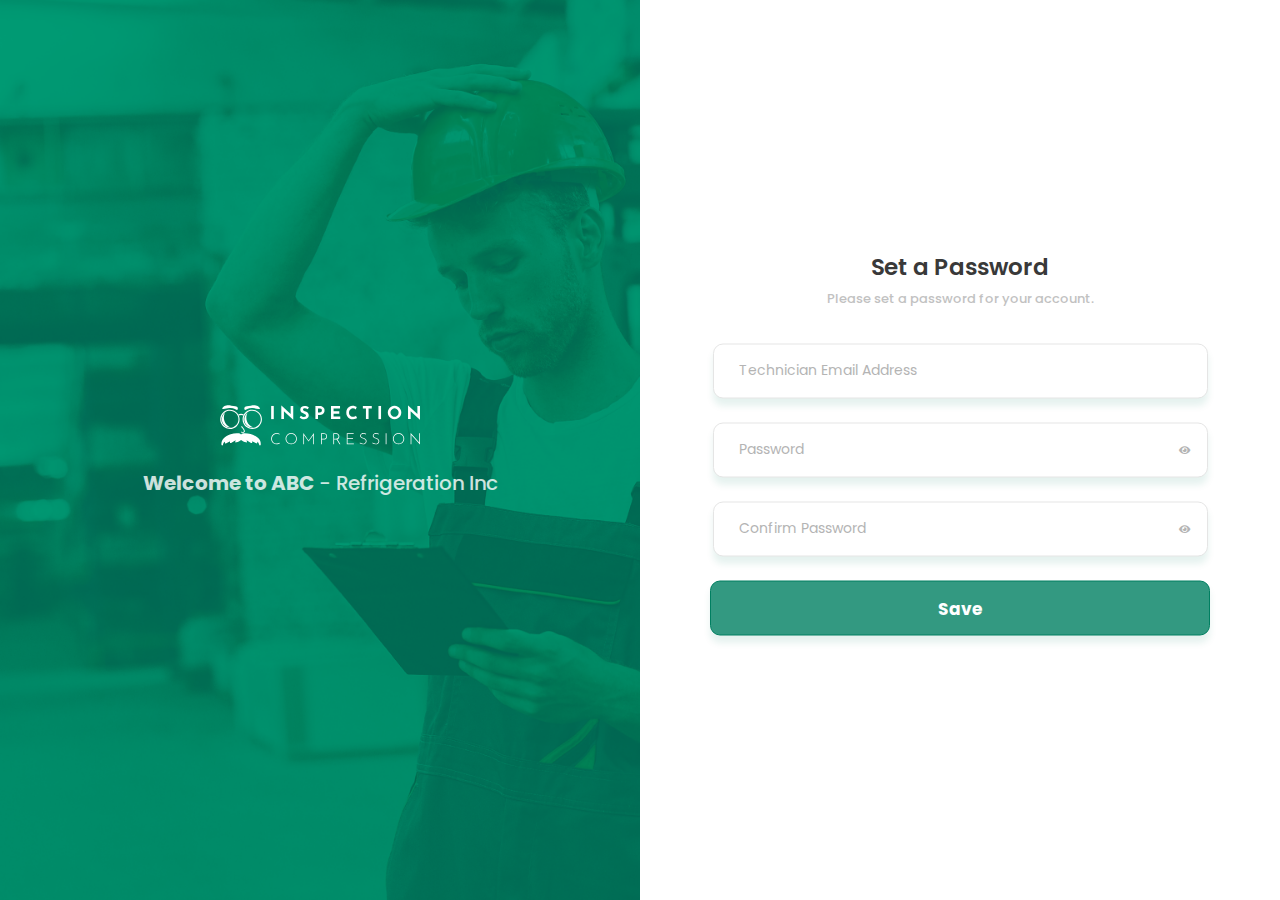
<file: login.html>
<!DOCTYPE html>
<!DOCTYPE html>
<html lang="en">
   <head>
      <title> IC </title>
      <meta charset="utf-8">
      <meta http-equiv="X-UA-Compatible" content="IE=edge">
      <meta name="viewport" content="width=device-width, initial-scale=1">
      <meta name="" content="">
      <link rel="stylesheet" href="css/bootstrap.min.css">
      <link rel="stylesheet" href="css/bootstrap-grid.min.css">
      <link rel="stylesheet" href="css/bootstrap-reboot.min.css">
      <link rel="stylesheet" href="css/fontawesome.min.css">
      <link rel="stylesheet" href="css/brands.css">
      <link rel="stylesheet" href="css/regular.css">
      <link rel="stylesheet" href="css/solid.css">
      <link rel="stylesheet" href="css/svg-with-js.css">
      <link rel="stylesheet" href="css/sidemenu.css">
      <link rel="stylesheet" href="css/style.css">
   <body>

<!-- Set Password screen design -->
<div class="container-fluid no-gutters-spacing"> 
      <div class="login-parent-common"> 
         <div class="card login-card">
            <div class="row no-gutters">
              <div class="col-md-6 left-pnl-div-img">
                 <div class="left-pnl-img-cart"> 
                     <img src="img/login-screen.png" alt="login" class="login-card-img">
                     <div class="logo-pnl-inside"> 
                        <div class="logo-main"> 
                           <a href="#">
                            <img src="img/Logo.svg" alt="">
                           </a>
                        </div>
                        <h3>  <strong> Welcome to ABC </strong> - Refrigeration Inc </h3>
                     </div>
                 </div>
              </div>
              <div class="col-md-6 right-pnl-div-img">
                <div class="card-body form-parent">
                  <p class="login-card-description">Set a Password</p>
                  <P class="password-hint">Please set a password for your account.</P>
                  <form action="" class="cmn-form-field-parent" novalidate>
             
                     <!-- cmn -->
                     <!-- 
                     <div class="user-input-wrp">
                        <br>
                       <input type="email" name="email" class="inputText"/>
                       <span class="floating-label">Technician Email Address</span>
                     </div>
                     -->

                       <div class="text-field form-group">
                             <input type="email" class="form-control" id="email-field" > 
                              <label class="">Technician Email Address</label>
                              <span class="error-message-visible" style="display: none;"> 
                                 Incorrect Email Address
                              </span> 
                          </div>

                     <div class="text-field form-group passowrd-field-relative">
                        <input type="password" class="form-control" >
                              <label class="">Password</label>
                              <div class="password-visible-nonvisible-yes"> 
                                 <i class="fas fa-eye eye-open"  id="open-eyes-visible"></i>
                                 <i class="fas fa-eye-slash eye-close" id="close-eye-unvisible" style="display: none;"></i>
                              </div>
                          </div>
            
                          <div class="text-field form-group passowrd-field-relative">
                           <input type="password"  class="form-control" >
                           <label class="">Confirm Password</label>
                           <div class="password-visible-nonvisible-yes"> 
                              <i class="fas fa-eye eye-open"  id="open-eyes-visible"></i>
                              <i class="fas fa-eye-slash eye-close" id="close-eye-unvisible" style="display: none;"></i>
                           </div>
                       </div>
                          <!-- 
                        <div class="text-field form-group passowrd-field-relative">
                           <input type="password" name="password" id="password" class="form-control">
                           <label class="floating-label">Confirm Password</label>
                           <div class="password-visible-nonvisible-yes"> 
                              <i class="fas fa-eye eye-open"  id="open-eyes-visible"></i>
                              <i class="fas fa-eye-slash eye-close" id="close-eye-unvisible" style="display: none;"></i>
                           </div>
                       </div>
                    -->
                     <!-- end -->


                      <input name="save" id="save" class="btn btn-block login-btn mb-4" type="submit" value="Save">
                    </form>
                  <!--  <a href="#!" class="forgot-password-link">Forgot password?</a> --> 
                   <!--<p class="login-card-footer-text">Don't have an account? <a href="#!" class="text-reset">Register here</a></p>
                    <nav class="login-card-footer-nav">
                      <a href="#!">Terms of use.</a>
                      <a href="#!">Privacy policy</a>
                    </nav>
                    --> 
                </div>
              </div>
            </div>
          </div>
      </div>
</div>


<!-- end -->

<!-- end -->
<script src="js/jquery.min.js"></script>
<script src="js/bootstrap.min.js"></script>


<script> 
$('#email-field').on('keypress', function() {
    var re = /([A-Z0-9a-z_-][^@])+?@[^$#<>?]+?\.[\w]{2,4}/.test(this.value);
    if(!re) {
        $('.error-message-visible').show();
    } else {
        $('.error-message-visible').hide();
    }
});
</script>

   </body>
</html>
</file>
<file: css/style.css>
@import url('https://fonts.googleapis.com/css2?family=Poppins:ital,wght@0,100;0,200;0,300;0,400;0,500;0,600;0,700;0,800;1,200;1,500;1,700;1,800&display=swap');
* {
	margin: 0;
	padding: 0;
	text-decoration: none !important;
	list-style: none;
}

.clearfix:after {
	visibility: hidden;
	display: block;
	clear: both;
	content: ".";
}

body {
	font-family: Poppins;
	font-style: normal;
	color: #393939;
	background: #F5F5F5 !important;
}

p{
	font-style: normal;
    font-weight: normal;
    font-size: 14px;
    line-height: normal;
    color: #393939;
}

/* COMMON CSS START HERE **/

img {
	-webkit-touch-callout: none;
	/* iOS Safari */
	-webkit-user-select: none;
	/* Chrome/Safari/Opera */
	-khtml-user-select: none;
	/* Konqueror */
	-moz-user-select: none;
	/* Firefox */
	-ms-user-select: none;
	/* Internet Explorer/Edge*/
	user-select: none;
	/* Non-prefixed version, currently */
	-webkit-user-drag: none;
	-khtml-user-drag: none;
	-moz-user-drag: none;
	-o-user-drag: none;
}

h1,
h2,
h3,
h4,
h4,
h6,
p,
a,
button,
div {
	font-family: Poppins;
	font-style: normal;
	color: #393939;
}

.container-fluid {
	padding: 0;
}

h1 {}

h2 {}

h3 {}

h4 {}

h5 {}

h6 {}

h1,
h2,
h3,
h4,
h4,
h6,
p {
	margin: 0;
}

.mglr-0 {
	margin-left: 0;
	margin-right: 0;
}

.pdlr-0 {
	padding-left: 0;
	padding-right: 0;
}

.mgl-30 {
	margin-left: 30px;
}

.pdl-30 {
	padding-left: 30px;
}

.mgl-40 {
	margin-left: 40px;
}

.pdl-40 {
	padding-left: 40px;
}

.mgt-5 {
	margin-top: 5px;
}

.mgt-10 {
	margin-top: 10px;
}

.mgt-15 {
	margin-top: 10px;
}

.mgt-20 {
	margin-top: 20px;
}

.mgt-25 {
	margin-top: 25px;
}

.mgt-30 {
	margin-top: 30px;
}

.mgt-35 {
	margin-top: 35px;
}

.pdt-5 {
	padding-top: 5px;
}

.pdt-10 {
	padding-top: 10px;
}

.pdt-15 {
	padding-top: 10px;
}

.pdt-20 {
	padding-top: 20px;
}

.pdt-25 {
	padding-top: 25px;
}

.pdt-30 {
	padding-top: 30px;
}

.pdt-35 {
	padding-top: 35px;
}

.pdr-0 {
	padding-right: 0 !important;
}

.pdl-0 {
	padding-left: 0 !important;
}

.form-common {}

button:focus {
	outline: 0 !important;
	box-shadow: none !important;
}
.btn-check:focus + .btn, .btn:focus{
	outline: 0 !important;
	box-shadow: none !important;
}

textarea {
	overflow: auto;
	resize: none;
	border: 1px solid #E2DADA;
	box-sizing: border-box;
	border-radius: 6px;
	width: 100%;
	height: 40px;
	padding: .375rem .75rem;
}

a {
	text-decoration: none;
}

a:hover {
	text-decoration: none;
}

ul {
	padding-left: 0;
}

.d-inline {
	display: inline-block;
}

.d-block {
	display: block;
}

.d-none {
	display: none;
}

.no-gutters-spacing {
	padding: 0 !important;
	margin: 0 !important;
}

.table {}

.form-control {
	background: #FFFFFF;
	border: 1px solid #E2DADA !important;
	box-sizing: border-box;
	border-radius: 8px !important;
	min-height: 40px;
	margin-bottom: 24px;
}

select {
	width: 100%;
	padding: .375rem .75rem;
	background: #FFFFFF;
	border: 1px solid #E2DADA !important;
	box-sizing: border-box;
	border-radius: 8px !important;
	min-height: 40px;
	margin-bottom: 24px;
}

input[type=checkbox],
input[type=radio] {
	box-sizing: border-box;
	padding: 0;
	margin-right: 8px;
}

::-webkit-input-placeholder {
	font-style: normal;
	font-weight: normal;
	font-size: 14px;
	line-height: 16px;
	color: #DADADA;
}


/* Edge */

 ::-ms-input-placeholder {
	/* Internet Explorer */
	font-style: normal;
	font-weight: normal;
	font-size: 14px;
	line-height: 16px;
	color: #DADADA;
}

.form-control::placeholder {
	font-style: normal;
	font-weight: normal;
	font-size: 14px;
	line-height: 16px;
	color: #DADADA;
}

input[type="text"] {}

input[type="number"] {}

input[type="email"] {}

textarea:focus,
input:focus {
	outline: none !important;
}

.form-control:focus {
	color: #262626;
	background-color: #fff;
	border-color: transparent;
	outline: 0;
	box-shadow: none !important;
}


/* common css ends here */

::placeholder {
	/* Chrome, Firefox, Opera, Safari 10.1+ */
	color: #827f7f;
}

:-ms-input-placeholder {
	/* Internet Explorer 10-11 */
	color: #827f7f;
}

::-ms-input-placeholder {
	/* Microsoft Edge */
	color: #827f7f;
}


/** common Modal css here **/

.overflow-hidden-body{
	overflow: hidden;
}

.cmn-modal-parent{

}

.cmn-modal-dialog{

}

.cmn-modal-content{
    max-width: 500px;
    margin: auto;
    background: #fff;
    box-shadow: 0px 3px 15px rgb(0 0 0 / 15%);
    border-radius: 20px;
    border: none;
}

.cmn-modal-dialog.cmn-modal-dialog2{
	width: 700px;
}

.cmn-modal-content.cmn-modal-content2{
	max-width: 700px;
}

.cmn-modal-dialog.cmn-modal-dialog3{
	width: 850px;
}

.cmn-modal-content.cmn-modal-content3{
	max-width: 850px;

}

.notification-header{
	background: #F5F5F5;
border-radius: 20px;
padding: 20px;
}

.cmn-modal-header{
	border: none;
    padding: 0;
	position: relative;
}

.cmn-modal-header button span{
    margin-right: 20px;
    margin-top: 15px;
    font-size: 30px;
    opacity: 1;
    display: block;
}

.cmn-modal-header{

}

.cmn-modal-title{

}

.cmn-modal-body{
    padding: 20px 30px;
}
.cmn-modal-body2{
    padding: 20px 10px;

}
.cmn-modal-body h2{
    font-style: normal;
    font-weight: 600;
    font-size: 16px;
    line-height: 36px;
    color: #393939;
    text-align: center;
}

.cmn-modal-body p{
	font-style: normal;
    font-weight: normal;
    font-size: 14px;
    line-height: normal;
    text-align: center;
    color: #393939;
    margin: 10px 0;
}

.cmn-modal-footer {
    border: none;
    text-align: center;
    padding: 15px 0;
	padding-top: 0;
}

.close-modal-btn{
    background: #FFE8E8;
    border: 1px solid #E51C23;
    box-sizing: border-box;
    border-radius: 10px;
    font-weight: 600;
    font-size: 16px;
    padding: 5px 34px;
    line-height: 37px;
    color: #E51C23;
	transition: all 0.2s ease-in;
	-webkit-transition: all 0.2s ease-in;
	-moz-transition: all 0.2s ease-in;
	-ms-transition: all 0.2s ease-in;
	-o-transition: all 0.2s ease-in;
	width: 128px;
}

.close-modal-btn:hover{
background: #E51C23;
border-color:#E51C23;
color: #fff;
}


.inline-switches{
display: inline-block;
vertical-align: middle;
}

.inline-switches .form-switch{
    padding-left: 0;
}

.inline-switches label{
	font-weight: 600;
	font-size: 18px;
	line-height: 37px;
	color: #393939;
	margin-right: 20px;
}

.inline-switches .form-switch .form-check-input {
    width: 55px;
    margin-left:0;
    height: 30px;
	float: right;
	cursor: pointer;
}

.inline-switches .form-check-input:checked {
    background-color: #007F61;
    border-color: #007F61;
}
.email-notification-switches{
    margin-right:60px;
}

.markall-read{
	display: inline-block;
	float: right;
}
.notification-header-inner{
	line-height: 0;
}
.markall-read span{
    font-weight: bold;
    font-size: 18px;
    line-height: 37px;
    text-decoration: underline !important;
    color: #007F61;
    cursor: pointer;
}

.view-inspection{
	font-size: 16px;
    display: inline-block;
    margin-top: 8px;
    padding: 8px 10px;
    font-style: normal;
    color: #007F61;
    transition: all 0.3s ease-in;
    -webkit-transition: all 0.3s ease-in;
    -moz-transition: all 0.3s ease-in;
    -ms-transition: all 0.3s ease-in;
    -o-transition: all 0.3s ease-in;
    font-weight: 600;
    background: #D9ECE7;
    border: 1px solid #007F61;
    box-sizing: border-box;
    width: 170px;
    display: block;
    text-align: center;
    border-radius: 10px;
}

.view-inspection:hover{
    background: #007F61;
    color: #fff;
}

.cmn-fascility-field-notify{

}

.cmn-fascility-field-notify img{

}

.fascility-form-parent {
    margin-top: 15px;
    padding: 0 15px;
}

.cmn-fascility-field-notify h4{
    font-size: 15px;
    color: #393939;
}
.separate-fascilty-notification {
    margin-bottom: 20px;
}
.cmn-fascility-field-notify img {
    width: 45px;
}	

.fascility-form-parent-inner h2{
text-align: left;
}

.separate-fascilty-notification p{
	text-align: left;
	color: #858585;
	margin: 0;
}

.action-modal-btn{
    background: #339981;
    border: 1px solid #007F61;
    box-sizing: border-box;
    border-radius: 10px;
    font-weight: 600;
    font-size: 16px;
    padding: 5px 34px;
    line-height: 37px;
    color: #fff;
    margin-left: 10px !important;
	width: 128px;
	transition: all 0.2s ease-in;
	-webkit-transition: all 0.2s ease-in;
	-moz-transition: all 0.2s ease-in;
	-ms-transition: all 0.2s ease-in;
	-o-transition: all 0.2s ease-in;
}

.action-modal-btn:hover{
    background: #007F61;
    color: #fff;
	border-color:#007F61;

}

.text-field-area-modal textarea{
    margin-bottom: 0;
    height: 130px;
	font-size: 15px;
}

.signature-field{
background: rgba(245, 245, 245, 0.5);
border: 1px solid #E5E5E5;
box-sizing: border-box;
border-radius: 12px;
height: 180px;

}

/* .cmn-modal-parent.fade:not(.show) {
    opacity: 1;
} */

/** end **/




/*login css statrt here */

.bounce-input-text {}

.text-field {
	position: relative;
	margin: 10px 2.5px 20px 2.5px;
}

.text-field input {
	color: #393939;
}

.text-field input:focus {
	border: thin solid #32cd32;
	border-bottom: solid medium #32cd32;
	background-color: #fff;
}

.text-field label {
	color: #B4B4B4;
	position: absolute;
	pointer-events: none;
	left: 26px;
	top: 16px;
	transition: 0.2s;
	font-size: 14px;
	font-weight:normal;
}

 .text-field input:focus~label{
	top: -10px;
	left: 15px;
	font-size: small;
	color: #B4B4B4;
	background-color: #fff;
	padding: 0 5px 0 5px;
}  

/* .text-field input:focus~label {
	top: -10px;
	left: 15px;
	font-size: small;
	color: #B4B4B4;
	background-color: #fff;
	padding: 0 5px 0 5px;
}  */



/** placeholder start bounce **/


/** placeholder check **/

.brand-wrapper {
	margin-bottom: 19px;
}

.brand-wrapper .logo {
	height: 37px;
}

.login-card {
	border: none;
	border-radius: 0;
}

.left-pnl-img-cart {
	height: 100vh;
	position: relative;
}

.logo-pnl-inside {
	position: absolute;
	top: 45%;
	left: 0;
	width: 100%;
	text-align: center;
}

.logo-main {}

.logo-main img {
	max-width: 200px;
}

.logo-pnl-inside h3 {
	color: #fff;
	margin-top: 25px;
	font-size: 20px;
	opacity: 0.8;
}

.tab-visible-logo {
	float: left;
	padding-top: 15px;
	margin-left: 320px;
	display: none;
}

.tab-visible-logo img {
	max-width: 160px;
	height: 100%;
	margin: auto;
}

.login-card-img {
	border-radius: 0;
	width: 100%;
	height: 100%;
	object-fit: cover;
}

.login-card .card-body {
    position: absolute;
    top: 50%;
    left: 50%;
    transform: translate(-50%, -50%);
    margin: auto;
    padding: 0;
}

.login-card-description {
	font-size: 23px;
	color: #393939;
	font-weight: 600;
	margin-bottom: 5px;
}

.login-card form {
	width: 500px;
	margin: auto;
}

.login-card form input {
	padding: 15px 50px 15px 25px;
	/* margin-bottom: 25px; */
	min-height: 55px;
	font-size: 15px;
	line-height: 15;
	font-weight: normal;
	box-sizing: border-box;
	box-shadow: 0px 7px 7px rgb(0 127 97 / 10%);
	border-radius: 10px !important;
	border: 1px solid #E5E5E5 !important;
}

.login-card .form-control::placeholder {
	color: #919aa3;
}

.close-menu-pnl-mobile-view {
	display: none;
}

.login-card .login-btn {
	padding: 13px 20px 12px;
	font-size: 17px;
	font-weight: bold;
	line-height: 20px;
	color: #fff;
	background: #339981;
	border: 1.5px solid #007F61 !important;
	box-sizing: border-box;
}

.error-message-visible {
	text-align: left;
	display: block;
	margin-top: -15px;
	font-size: 13px;
	padding-left: 10px;
	color: red;
	font-weight: 500;
}

.login-card .login-btn:hover {
	background: #3da78e;
	border: 1.5px solid #3da78e !important;
}

.login-card .forgot-password-link {
	font-size: 14px;
	color: #919aa3;
	margin-bottom: 12px;
}

.login-card-footer-text {
	font-size: 16px;
	color: #0d2366;
	margin-bottom: 60px;
}

.login-card-footer-nav a {
	font-size: 14px;
	color: #919aa3;
}

.footer-link {
	position: absolute;
	bottom: 1rem;
	text-align: center;
	width: 100%;
}

.form-parent {
	text-align: center;
}

.password-hint {
	font-weight: 500;
	font-size: 13px;
	line-height: normal;
	color: #858585;
	opacity: 0.5;
	margin-bottom: 35px;
}

.passowrd-field-relative {
	position: relative;
}

.password-visible-nonvisible-yes {
	position: absolute;
	right: 18px;
	top: 20px;
}

.password-visible-nonvisible-yes i {
	color: #B4B4B4;
	cursor: pointer;
}

.password-visible-nonvisible-yes i:hover {
	color: #339981;
}

.svg-icon-menu {}


/* .list-group-flush > .list-group-item.background-svg-home{
    background: url(../img/home\ white.svg) no-repeat;
    background-position: 40px 24px;
    background-size: 18px;
}

.list-group-flush > .list-group-item.background-svg-userprofile{
    background: url(../img/home\ white.svg) no-repeat;
    background-position: 40px 24px;
    background-size: 18px;
}

.list-group-flush > .list-group-item.background-svg-certification{
    background: url(../img/home\ white.svg) no-repeat;
    background-position: 40px 24px;
    background-size: 18px;
}

.list-group-flush > .list-group-item.background-svg-termsofuse{
    background: url(../img/home\ white.svg) no-repeat;
    background-position: 40px 24px;
    background-size: 18px;
}

.list-group-flush > .list-group-item.background-svg-privacypolicy{
    background: url(../img/home\ white.svg) no-repeat;
    background-position: 40px 24px;
    background-size: 18px;
}
.list-group-flush > .list-group-item.background-svg-support{
    background: url(../img/home\ white.svg) no-repeat;
    background-position: 40px 24px;
    background-size: 18px;
} */


/** end here **/

/** footer css here **/
.cmn-footer-section{
    display: block;
    background: #fff;
    padding:10px 0;
    position: fixed;
    width: 100%;
    z-index: 40;
    bottom: 0;
    right: 0;
}

.cmn-footer-section footer{
	margin-left: 335px;	
}


.cmn-footer-section footer p{
	display: inline-block;
	margin-top: 6px;
}

.retry-btn{
    float: right;
    font-size: 16px;
    display: inline-block;
    margin-right: 30px;
    padding: 6px 22px;
    font-style: normal;
    color: #fff;
    transition: all 0.3s ease-in;
    -webkit-transition: all 0.3s ease-in;
    -moz-transition: all 0.3s ease-in;
    -ms-transition: all 0.3s ease-in;
    -o-transition: all 0.3s ease-in;
    font-weight: 600;
    border: 1px solid #007F61;
    box-sizing: border-box;
    width: 120px;
    text-align: center;
	background: #007F61;
    border-radius: 10px;
}

.retry-btn:hover{
    background: #3ca78d;
    color: #fff;
    border-color: #3ca78d;
}


/** end **/


/**--------------------------------
-----------------------------------
			 Side Menu variation2 CSS Start Here 
------------------------------------
-------------------------------------*/

.sidemenu-bar-cmn {
	background: #007f61;
	position: fixed;
	z-index: 55;
	top: 0;
	left: 0;
}

.body-pnl-menu-bar-left {
	position: relative;
}

.right-menu-top-bar-relative {
	position: relative;
}

.sidebar-aprent {
	width: 300px;
}

.sidebar-heading-logo {
	background: #007F61;
	text-align: center;
	padding: 30px 0px !important;
	padding-bottom: 60px !important;
}

.sidebar-heading-logo img {
	max-width: 150px;
	height: 100%;
	margin: auto;
}

.sidebar-menu-listing {
	margin-left: 40px;
}

.sidebar-menu-listing a {
	font-style: normal;
	font-weight: 600;
	font-size: 14px;
	line-height: 27px;
	color: #A3CBC9 !important;
	padding: 18px 0 18px 34px !important;
	/* padding: 20px 0px 20px 82px !important; */
	display: block;
	border-radius: 45px 0 0 45px !important;
	margin-bottom: 5px;
}

.sidebar-menu-listing a span {
	font-weight: 600;
	font-size: 14px;
	line-height: 27px;
}

.sidebar-menu-listing a span svg {
	margin-right: 20px;
}

.sidebar-menu-listing a:hover {
	color: #fff !important;
	background: none !important;
}

.sidebar-menu-listing a:hover span svg {
	/* filter: invert(36%) sepia(53%) saturate(2618%) hue-rotate(126deg) brightness(80%) contrast(75%); */
	filter: brightness(0) invert(1);
}


/* 
.sidebar-menu-listing a:hover::before{
    content: '';
    position: absolute;
    top: -46px;
    right: -3px;
    background: url(../img/up.svg) no-repeat;
    width: 50px;
    height: 50px;
    z-index: 88;
	transition: all 0.3s ease-out;

} 


.sidebar-menu-listing a:hover::after{
    content: '';
    position: absolute;
    bottom: -49px;
    right: -4px;
    background: url(../img/down.svg) no-repeat;
    width: 50px;
    height: 50px;
    z-index: 88;
} */

.sidebar-menu-listing a.active-nav::before {
	content: '';
	position: absolute;
	top: -44px;
	right: -3px;
	background: url(../img/up.svg) no-repeat;
	width: 50px;
	height: 50px;
	z-index: 88;
}

.sidebar-menu-listing a.active-nav::after {
	content: '';
	position: absolute;
	bottom: -49px;
	right: -4px;
	background: url(../img/down.svg) no-repeat;
	width: 50px;
	height: 50px;
	z-index: 88;
}

.logout-btn-div {
    position: absolute;
    right: 40px;
    bottom: 10px;
}

.logout {
	background: none;
	border: 1px solid #fff;
	padding: 12px 50px;
	text-align: center;
	border-radius: 8px;
	color: #fff;
	font-size: 15px;
	font-weight: 600;
	transition: all 0.5s ease-in-out;
	-webkit-transition: all 0.5s ease-in-out;
	-moz-transition: all 0.5s ease-in-out;
	-ms-transition: all 0.5s ease-in-out;
	-o-transition: all 0.5s ease-in-out;
}

.logout i {
	margin-right: 12px;
}

.logout:hover {
	color: #007F61 !important;
	background: #F5F5F5 !important;
}

.togglebutton {
	color: #007f61;
	/* display: none; */
	background: none;
	border: none;
	font-size: 25px;
	padding: 0;
}

.togglebutton:hover {
	color: #079a78;
	outline: none;
}

.togglebutton:focus {
	outline: none;
	box-shadow: none;
}

.profile-bar-sec {
	float: right;
	padding-top: 10px;
	margin-right: 20px;
}

.profile-details {
	display: inline-block;
	vertical-align: middle;
}

.prfl-mail {
	margin-right: 40px;
}

.prfl-name {
	font-weight: 600;
	font-size: 14px;
	line-height: 27px;
	/* identical to box height */
	color: #000000;
	line-height: 12px;
}

.mailid {
	font-style: normal;
	font-weight: normal;
	font-size: 13px;
	line-height: 21px;
	/* identical to box height */
	color: #858585;
}

.navbar-default-bar {
	display: block;
	background: #fff;
	padding-bottom: 0;
	padding-top: 10px;
	position: fixed;
	width: 100%;
	z-index: 40;
}

.notification-bar {
	display: inline-block;
	vertical-align: middle;
}

.hamburger-pnl {
	float: left;
	padding-top: 15px;
	margin-left: 320px;
	display: none;
}

.circle-bar {
	background: #EBEBF7;
	width: 50px;
	height: 50px;
	text-align: center;
	line-height: 50px;
	border-radius: 50%;
	position: relative;
	font-size: 28px;
	color: #393939;
	cursor: pointer;
	transition: all 0.5s ease-in-out;
	-webkit-transition: all 0.5s ease-in-out;
	-moz-transition: all 0.5s ease-in-out;
	-ms-transition: all 0.5s ease-in-out;
	-o-transition: all 0.5s ease-in-out;
}

.circle-bar i {
	transition: all 0.5s ease-in-out;
	-webkit-transition: all 0.5s ease-in-out;
	-moz-transition: all 0.5s ease-in-out;
	-ms-transition: all 0.5s ease-in-out;
	-o-transition: all 0.5s ease-in-out;
}

.circle-bar:hover i {
	transform: scale(1.1);
	-webkit-transform: scale(1.1);
	-moz-transform: scale(1.1);
	-ms-transform: scale(1.1);
	-o-transform: scale(1.1);
}

.status-dot {
	display: block;
	width: 8px;
	height: 8px;
	background: red;
	position: absolute;
	right: 14px;
	top: 16px;
	border-radius: 50%;
}

.success-dot {}


/*end here variation2 side menu css */


/**--------------------------------------
-----------------------------------------
***/

.cmn-right-side-div-bar {
	padding: 20px 15px;
	margin-left: 325px;
	margin-top: 112px;
	margin-bottom:60px;
}

.right-menu-top-bar {
	width: 100%;
}

.top-menu-breadcrumb-backpage-heading-common {}

.breadcrumb-common-internal {
	float: left;
}

.breadcrumb-common {}

.breadcrumb-common .breadcrumb {
	background: none;
	margin-bottom: 5px;
}

.breadcrumb-common li {
	font-style: normal;
	font-weight: normal;
	font-size: 14px;
	line-height: 24px;
}

.breadcrumb-common li a {
	color: #858585;
}

.breadcrumb-common li.active a {
	color: #007F61 !important;
}

.breadcrumb-common li a:hover {
	color: #007F61 !important;
}

.home-heading-cart {
	font-style: normal;
	font-weight: bold;
	font-size: 22px;
	margin-top: 5px;
	color: #393939;
}

.terms-of-use-text{
	margin-bottom: 15px;
}

.backarrow-turnprevious-page {}

.go-back-arrow {
	float: right;
	background: #339981;
	border: 1px solid #007F61;
	box-sizing: border-box;
	border-radius: 10px;
	color: #fff;
	padding: 12px 14px;
	font-size: 16px;
	display: inline-block;
	margin-top: 8px;
	transition: all 0.3s ease-in;
	-webkit-transition: all 0.3s ease-in;
	-moz-transition: all 0.3s ease-in;
	-ms-transition: all 0.3s ease-in;
	-o-transition: all 0.3s ease-in;
	font-weight: 600;
	width: 144px;
    display: block;
    text-align: center;
}

.go-back-arrow img {
	padding-right: 10px;
}

.go-back-arrow:hover {
	background: #3ca78d;
	color: #fff;
	border-color: #3ca78d;
}

.information-btn {
	float: right;
	font-size: 16px;
	display: inline-block;
	margin-top: 8px;
	padding: 6px 22px;
	font-style: normal;
	color: #007F61;
	transition: all 0.3s ease-in;
	-webkit-transition: all 0.3s ease-in;
	-moz-transition: all 0.3s ease-in;
	-ms-transition: all 0.3s ease-in;
	-o-transition: all 0.3s ease-in;
	font-weight: 600;
	background: #D9ECE7;
	border: 1px solid #007F61;
	box-sizing: border-box;
	width: 175px;
    display: block;
    text-align: center;
	border-radius: 10px;
}

.add-certification {
	float: right;
	font-size: 16px;
	display: inline-block;
	margin-top: 8px;
	padding: 12px 22px;
	font-style: normal;
	color: #007F61;
	transition: all 0.3s ease-in;
	-webkit-transition: all 0.3s ease-in;
	-moz-transition: all 0.3s ease-in;
	-ms-transition: all 0.3s ease-in;
	-o-transition: all 0.3s ease-in;
	font-weight: 600;
	border: 1px solid #007F61;
	box-sizing: border-box;
	border-radius: 10px;
    background: #007F61;
    color: #fff;
	display: block;
    width: 202px;
    text-align: center;
}

.add-certification:hover{
    color: #fff;
	background: #339981;
    border: 1px solid #339981;
}

.home-heading-cart.home-heading-cart2{
	margin-top: 22px;
}
.information-btn i {
	margin-left: 5px;
}

.information-btn:hover {
	background: #007F61;
	color: #fff;
}

.information-btn svg{
	margin-left: 5px;
	max-width: 22px;
}

.information-btn:hover svg{
filter: brightness(0) invert(1);
}

.cart-common {}

.inner-tile {}

.inner-tile-common {
	background: #FFFFFF;
	box-shadow: 4px 5px 14px rgb(0 127 97 / 20%);
	border-radius: 15px;
	padding: 25px 25px;
	margin-bottom: 20px;
}

.main-title-tile {}

.view-document-page {
	font-style: normal;
	font-weight: 600;
	font-size: 14px;
	line-height: 24px;
	/* identical to box height */
	color: #007F61;
	display: block;
	padding-bottom: 15px;
	position: relative;
}

.view-document-page:hover {
	color: #09a27e;
}

.circle-arrow {
	display: inline-block;
	width: 25px;
	height: 25px;
	background: rgba(0, 127, 97, 0.15);
	border-radius: 50%;
	vertical-align: middle;
	margin-left: 30px;
}

.right-arrow-line {
	margin-left: 10px;
	position: absolute;
	margin-top: -1px;
	font-size: 20px;
}

.cart-details-desc {}

.cart-details-desc h3 {
	font-style: normal;
	font-weight: 600;
	font-size: 18px;
	color: #393939;
	margin-bottom: 5px;
}

.cart-details-desc p {
	font-style: normal;
	font-weight: normal;
	font-size: 15px;
	color: #858585;
	padding-bottom: 25px;
}

.cart-details-desc.cmn-dexcrip-details p {
	padding-bottom: 5px;
}

.cart-details-desc.cmn-dexcrip-details {
	padding-bottom: 20px;
}

.equipment-name {
	padding-bottom: 14px;
}

.equipment-text {
	color: #393939;
}

.action-btn-tile {}

.schedule-btn {
	background: #E5E5E5;
	border: 1px solid #000000;
	box-sizing: border-box;
	border-radius: 6px;
	padding: 7px 0px;
	font-style: normal;
	font-weight: 600;
	font-size: 14px;
	/* identical to box height */
	color: #393939;
	width: 48%;
	display: inline-block;
	text-align: center;
}

.numberof-shedule {
	display: inline-block;
	width: 20px;
	height: 20px;
	background: #393939;
	border-radius: 50%;
	color: #fff;
	line-height: 20px;
	font-size: 10px;
	vertical-align: middle;
	margin-left: 5px;
}

.overdue-btn {
	margin-left: 0px;
	background: rgba(229, 28, 35, 0.15);
	border: 1px solid #E51C23;
	box-sizing: border-box;
	border-radius: 6px;
	padding: 7px 0px;
	font-style: normal;
	font-weight: 600;
	font-size: 14px;
	width: 100%;
	/* identical to box height */
	color: #E51C23;
	margin-top: 10px;
	display: block;
	text-align: center;
}

.numberof-overdue {
	display: inline-block;
	width: 20px;
	height: 20px;
	background: #E51C23;
	border-radius: 50%;
	color: #fff;
	line-height: 20px;
	font-size: 10px;
	vertical-align: middle;
	margin-left: 5px;
	display: inline-block;
	text-align: center;
}

.completed-btn-action {}

.completed-btn {
	background: rgba(0, 127, 97, 0.15);
	border: 1px solid #007F61;
	box-sizing: border-box;
	border-radius: 6px;
	padding: 7px 15px;
	font-style: normal;
	font-weight: 600;
	font-size: 14px;
	/* identical to box height */
	color: #007F61;
	/* display: block; */
	width: 48%;
	margin-left: 6px;
	display: inline-block;
	text-align: center;
}

.completed-form {
	background: rgba(0, 127, 97, 0.15);
	border: 1px solid #007F61;
	box-sizing: border-box;
	border-radius: 6px;
	padding: 7px 15px;
	font-style: normal;
	font-weight: 600;
	font-size: 14px;
	/* identical to box height */
	color: #007F61;
	display: block;
	width: 100%;
	margin-top: 8px;
	text-align: center;
}

.schedule-btn:hover {
	color: #393939;
}

.completed-btn:hover {
	color: #068063;
}

.overdue-btn:hover {
	color: #e2252c;
}

.checked-clock-icon {
	padding-bottom: 10px !important;
}

.checked-clock-icon img {
	width: 18px;
	text-align: left;
	vertical-align: sub;
	margin-right: 8px;
}

.border-grey {
	border: 1px solid #E5E5E5;
	margin-top: -8px;
}

.overdue-by {
	font-style: normal;
	font-weight: normal;
	font-size: 15px;
	color: #858585;
	padding-bottom: 25px;
}

.remainingday-text {
	color: #E51C23;
}

.alarm-btn {
	background: #F5F5F5;
	border: 1px solid #F5F5F5;
	box-sizing: border-box;
	border-radius: 6px;
	padding: 7px 20px;
	display: inline-block;
	text-align: center;
}

.inspection-form {
	background: rgba(0, 127, 97, 0.15);
	border: 1px solid #007F61;
	box-sizing: border-box;
	border-radius: 6px;
	padding: 9px 15px;
	font-style: normal;
	font-weight: 600;
	font-size: 14px;
	/* identical to box height */
	color: #007F61;
	display: inline-block;
	margin-left: 10px;
	text-align: center;
}

.inspection-form2 {
	margin-left: 0;
	width: 100%;
}

.inspection-form:hover {
	color: #15a281;
}

.completed-form:hover {
	color: #15a281;
}

.no-margin-sidebar {
	margin-left: 0 !important;
}

.hamburger-pnl-margin15 {
	margin-left: 15px !important;
}

.custom-table {
	margin-bottom: 20px;
}

.custom-table .table-responsive {
	background: #FFFFFF;
	box-shadow: 4px 5px 14px rgb(0 127 97 / 20%);
	border-radius: 10px;
	padding: 10px 10px 0px 10px;
	border: none;
}
.custom-table.custom-table-cotouts .table-responsive{
	background: #FFFFFF;
	box-shadow:none;
	border-radius: 0px;
	padding: 0;
	border: none;
	margin-top: -20px;
}

.custom-table .table-responsive table {
	border: none;
}

.custom-table th {
	border: none;
	font-style: normal;
	font-weight: 600;
	font-size: 16px;
	line-height: 33px;
	color: #393939;
	background: #EBEBEB;
	border-bottom: 0 !important;
	padding: 13px 10px !important;
}

.custom-table tr {}

.custom-table td {
	background: #fff;
	box-shadow: none;
	border-color: #E5E5E5;
	font-style: normal;
	font-weight: normal;
	font-size: 15px;
	line-height: 33px;
	color: #393939;
	vertical-align: middle !important;
}
.custom-table.custom-table-cotouts tr td {
    padding: 15px 8px;
}
.dwnld-form {
	background: rgba(0, 127, 97, 0.15);
	border: 1px solid #007F61;
	box-sizing: border-box;
	border-radius: 7px;
	font-style: normal;
	font-weight: 600;
	font-size: 14px;
	color: #007F61;
	padding: 10px 15px;
}

.set-reminder {
	background: rgba(229, 28, 35, 0.15);
	border: 1px solid #E51C23;
	box-sizing: border-box;
	border-radius: 7px;
	font-style: normal;
	font-weight: 600;
	font-size: 14px;
	color: #E51C23;
	padding: 10px 15px;
}

.no-margin-right{
	margin-right: 0 !important;
}
.set-reminder img{
    margin-right: 10px;
    width: 20px;
    vertical-align: sub;
}

.tabs-custom-filter .fade:not(.show) {
	opacity: 1;
}

.dwnld-form i {
	margin-left: 10px;
}
.dwnld-form img {
	margin-left: 10px;
}

.selected-date img{
	margin-left: 5px;
	width: 25px;
}

.date-enable{
	font-style: normal;
    font-weight: normal;
    font-size: 15px;
	color: #393939;
}

.date-disable{
	font-style: normal;
    font-weight: normal;
    font-size: 15px;
    color: #858585;
}

.tabs-custom-filter {}

.tabs-custom-filter {}

.tabs-custom-filter .nav-tabs {
	background: #EBEBEB;
	padding: 10px 10px;
	border-radius: 8px;
	width: 695px;
}

.tabs-custom-filter .nav-tabs.nav-tabs2{
    width: 650px;
}
.horizontal-line {
    background: #b1adad;
    margin: 25px 0;
}
.tabs-custom-filter .nav-tabs li {}

.tabs-custom-filter .nav-tabs li a {
	background: #FFFFFF;
	font-weight: normal;
	font-size: 16px;
	line-height: 27px;
	color: #B4B4B4 !important;
	display: block;
	padding: 8px 70px;
	transition: all 0.2s ease-in;
	-webkit-transition: all 0.2s ease-in;
	-moz-transition: all 0.2s ease-in;
	-ms-transition: all 0.2s ease-in;
	-o-transition: all 0.2s ease-in;
	margin-right: 0 !important;
	font-weight: 600;
	border-radius: 0;

}

.tabs-custom-filter .nav-tabs li.active a {
	background: rgba(0, 127, 97, 0.8);
	color: #fff !important;
}

.tabs-custom-filter .nav-tabs li a:hover {
	background: rgba(0, 127, 97, 0.8);
	box-sizing: border-box;
	color: #fff !important;
}

.filter-schedule-category {
	padding: 20px 0;
	border-top: 1px solid #E5E5E5;
	border-bottom: 1px solid #E5E5E5;
	margin-top: 20px;
	margin-bottom: 20px;
}

.btn-group-filter {
	display: inline-block;
}

.filter-btn {
	background: #F5F5F5;
	border: 1px solid #B4B4B4;
	box-sizing: border-box;
	border-radius: 5px;
	font-weight: 500;
	font-size: 14px;
	line-height: 24px;
	color: #B4B4B4;
	padding: 7px 18px;
	transition: all 0.2s ease-in;
	-webkit-transition: all 0.2s ease-in;
	-moz-transition: all 0.2s ease-in;
	-ms-transition: all 0.2s ease-in;
	-o-transition: all 0.2s ease-in;
	position: relative;
}

.filter-btn:hover {
	background: #339981;
	border-color: #007F61;
	color: #fff;
}

.custom-table-for-certification tr td{
	vertical-align: middle !important;
}

.active-filter {
	background: #339981;
	border-color: #007F61;
	color: #fff;
}

.number-of-filtered {
	width: 22px;
	height: 22px;
	border-radius: 50%;
	background: #B4B4B4;
	border: 1px solid #F5F6FA;
	box-sizing: border-box;
	font-size: 12px;
	line-height: 20px;
	color: #FFFFFF;
	text-align: center;
	position: absolute;
	top: -10px;
	right: -5px;
	display: block;
}

.active-filtered {
	background: #E51C23;
	border: 1px solid #F5F6FA;
	box-sizing: border-box;
}

.search-bar-icon {
	display: inline-block;
	vertical-align: middle;
	width: 280px;
	margin-left: 6px;
}

.search-bar-icon form.example input {
	padding: 10px 10px 10px 10px;
	font-size: 14px;
	border: none;
	float: left;
	width: 80%;
	background: #f1f1f1;
	background: #FFFFFF;
	box-shadow: 7px 7px 15px rgba(0, 127, 97, 0.05);
	border-radius: 7px 0px 0px 7px;
	font-size: 14px;
}

.search-bar-icon form.example input::-webkit-input-placeholder {
	/* Edge */
	font-style: normal;
	font-weight: normal;
	font-size: 13px;
	line-height: 19px;
	/* identical to box height */
	color: #B4B4B4;
}

.search-bar-icon form.example input:-ms-input-placeholder {
	/* Internet Explorer 10-11 */
	font-style: normal;
	font-weight: normal;
	font-size: 13px;
	line-height: 19px;
	/* identical to box height */
	color: #B4B4B4;
}

.search-bar-icon form.example input::placeholder {
	font-style: normal;
	font-weight: normal;
	font-size: 13px;
	line-height: 19px;
	/* identical to box height */
	color: #B4B4B4;
}

.search-bar-icon form.example input::placeholder {
	font-size: 14px;
}

.search-bar-icon form.example button {
	float: left;
	width: 20%;
	color: white;
	font-size: 17px;
	cursor: pointer;
	background: #339981;
	border: 0;
	box-sizing: border-box;
	border-radius: 0px 7px 7px 0px;
	padding: 8px 8px;
}

.search-bar-icon form.example button:hover {
	background: #3ca78d;
    color: #fff;
    border-color: #3ca78d;
}

.search-bar-icon form.example::after {
	content: "";
	clear: both;
	display: table;
}

.fascility-cmn-field {
	background: #FFFFFF;
	/* SHadow */
	box-shadow: 4px 5px 14px rgba(0, 127, 97, 0.2);
	border-radius: 10px;
	padding: 10px;
	margin-bottom: 20px;
}

.inner-facilty-field {}

.inner-header-field-dtls {}

.inner-header-field-dtls p {
	margin-bottom: 8px;
	margin-left: 13px;
}

.header-fascility {}

.radius-left-border {
	border-radius: 7px 0 0 0;
}

.radius-right-border {
	border-radius: 0px 7px 0px 0px;
}

.heading-commom {
	font-style: normal;
	font-weight: 600;
	font-size: 18px;
	line-height: 36px;
	color: #393939;
	background: #EBEBEB;
	/* border-radius: 9px 9px 0px 0px; */
	padding: 6px 0 6px 12px;
	margin-bottom: 15px;
}

.black-text {
	font-style: normal;
	font-weight: normal;
	font-size: 15px;
	color: #393939;
}

.grey-text {
	font-style: normal;
	font-weight: normal;
	font-size: 15px;
	color: #858585;
}

.fascility-details {
	padding-right: 0;
}

.equip-details {
	padding-left: 0;
	padding-right: 0;
}

.inspect-details {
	padding-left: 0;
}

.inspection-form-table tr td label{
cursor: pointer;
cursor: pointer;
font-size: 16px;
color: #393939;
margin-right: 15px;
font-weight: 500;
}

.inspection-form-table tr td{
	position: relative;
    vertical-align: middle !important;
}
.inspection-form-table tr td label input{
	cursor: pointer;
}
.table-field{
	background: #FAFAFA;
    border: 1px solid #E5E5E5;
    box-sizing: border-box;
    border-radius: 5px;
    width: 50%;
    padding: 8px 10px;
    margin-right: 20px;
}

.general-notes{
	margin-top: 20px;
}
.common-label{
	font-style: normal;
font-weight: 600;
font-size: 15px;
line-height: normal;
color: #393939;
}

.notes-area{
    background: rgba(245, 245, 245, 0.5);
    border: 1px solid #E5E5E5 !important;
    box-sizing: border-box;
    border-radius: 10px !important;
    padding: 15px 15px;
	margin-bottom: 15px;
}

.upload-photo-field{
	margin-bottom: 30px;
}

.photo-field-area{

}

.Takephoto{
    display: inline-block;
    background: #F5F5F5;
    border: 1px dashed #007F61;
    box-sizing: border-box;
    border-radius: 10px;
    width: 140px;
    height: 140px;
    font-style: normal;
    font-weight: normal;
    font-size: 15px;
    line-height: 27px;
    color: #007F61;
	transition: all 0.2s ease-in;
	-webkit-transition: all 0.2s ease-in;
	-moz-transition: all 0.2s ease-in;
	-ms-transition: all 0.2s ease-in;
	-o-transition: all 0.2s ease-in;
}
.Takephoto img{
	display: block;
    text-align: center;
    margin: auto;
    width: 30px;
}

.Takephoto:hover{
	background: #e8e4e4;
}

.fileUpload {
	color: #fff;
    font-weight: bold;
    margin: 0;
    overflow: hidden;
    padding: 0.875em;
    position: relative;
    text-align: center;
    cursor: pointer;
    display: inline-block;
    width: 140px;
    height: 140px;
    vertical-align: top;
    line-height: 120px;
	margin-left: 10px;
    background: #F5F5F5;
    border: 1px dashed #B4B4B4;
    box-sizing: border-box;
	cursor: pointer;
    border-radius: 10px;
	transition: all 0.2s ease-in;
	-webkit-transition: all 0.2s ease-in;
	-moz-transition: all 0.2s ease-in;
	-ms-transition: all 0.2s ease-in;
	-o-transition: all 0.2s ease-in;
}
.fileUpload:hover, .fileUpload:active, .fileUpload:focus {
	background: #00a2a4;
  cursor: pointer;
}

.fileUpload input.upload {
	position: absolute;
    top: 0;
    right: 0;
    margin: 0;
    padding: 0;
    font-size: 16px;
    cursor: pointer;
    opacity: 0;
    filter: alpha(opacity=0);
    width: 148px;
    height: auto;
    cursor: pointer;
}

.custom-file-upload {
    border: 1px solid #ccc;
    display: inline-block;
    padding: 6px 12px;
    cursor: pointer;
}

.fileUpload span{
	font-size: 50px;
    font-weight: 100;
    color: #B4B4B4;
}

.fileUpload:hover{
    background: #e8e4e4;
}

.upload-signature-field{
	margin-bottom: 20px;
}

.addsignature-field{
    text-align: center;
    width: 250px;
    height: 120px;
    line-height: 120px;
    margin-left: 0;
    background: #F5F5F5;
    border: 1px dashed #B4B4B4;
    box-sizing: border-box;
    border-radius: 10px;
    transition: all 0.2s ease-in;
    -webkit-transition: all 0.2s ease-in;
    -moz-transition: all 0.2s ease-in;
    -ms-transition: all 0.2s ease-in;
    -o-transition: all 0.2s ease-in;
    display: block;
    font-size: 50px;
    font-weight: 100;
    margin-bottom: 20px;
    color: #B4B4B4;
}

.addsignature-btn{
    background: #D9ECE7;
    border: 1px dashed #007F61;
    box-sizing: border-box;
    border-radius: 12px;
    padding: 14px 26px;
    display: block;
    width: 250px;
    font-weight: bold;
    font-size: 15px;
    color: #007F61;
	transition: all 0.2s ease-in;
	-webkit-transition: all 0.2s ease-in;
	-moz-transition: all 0.2s ease-in;
	-ms-transition: all 0.2s ease-in;
	-o-transition: all 0.2s ease-in;
}

.addsignature-btn:hover{
    background: #007F61;
    color: #fff;
}

.form-submit-btn{
	margin-top: 20px;
}

.inner-form-btn{
	float: right;
}

.goback-form{
    background: #D9ECE7;
    border: 1.5px solid #007F61;
    box-sizing: border-box;
    border-radius: 10px;
    padding: 6px 50px;
    font-style: normal;
    font-weight: 600;
    font-size: 14px;
    line-height: 33px;
    color: #007F61;
    margin-right: 10px;
	transition: all 0.2s ease-in;
	-webkit-transition: all 0.2s ease-in;
	-moz-transition: all 0.2s ease-in;
	-ms-transition: all 0.2s ease-in;
	-o-transition: all 0.2s ease-in;
}

.submit-formbtn{
	background: #339981;
	border: 1px solid #007F61;
    box-sizing: border-box;
    border-radius: 10px;
    padding: 6px 34px;
    font-style: normal;
    font-weight: 600;
    font-size: 14px;
    line-height: 33px;
    color: #fff;
	transition: all 0.2s ease-in;
	-webkit-transition: all 0.2s ease-in;
	-moz-transition: all 0.2s ease-in;
	-ms-transition: all 0.2s ease-in;
	-o-transition: all 0.2s ease-in;
}

.goback-form:hover,.submit-formbtn:hover{
    background: #007F61;
    color: #fff;
}

.equip-info-page{
	background: #FFFFFF;
    box-shadow: 4px 5px 14px rgb(0 127 97 / 20%);
    border-radius: 10px;
    padding: 10px 10px 10px 10px;
    border: none;
}
.cmn-equiment-info-text{
	border-radius: 7px 7px 0 0px;
	margin-bottom: 8px;
}

.cmnlayer-inner{
	background: #F5F5F5;
    margin: 0;
    padding: 10px 0px;
}

.dtls-fascility{
	padding-left: 15px;
    padding-bottom: 10px;
}

.details-text-cmn{
    padding-left: 10px;
}

.details-text-cmn p{
	margin-left: 0;
}

.details-text-cmn p span{
}

.cmn-headinglineup{
	margin-bottom: 30px;
}

.cmn-headinglineup h2{
	font-weight: 600;
    font-size: 16px;
    line-height: normal;
    color: #393939;
    margin-bottom: 15px;
	position: relative;
}

.checkbox-text{
    display: inline-block;
    margin-right: 110px;
}

.checkbox-text img {
    width: 30px;
    margin-right: 15px;
}

.line-text{
	font-weight: normal;
    font-size: 14px;
    line-height: 30px;
    color: #393939;
    vertical-align: middle;
}
.small-grey-text{
	font-style: normal;
    font-weight: normal;
    font-size: 14px;
    color: #858585;
    margin-top: 30px;
}

.cmn-headinglineup h2::after {
    position: absolute;
    content: '';
    width: 85%;
    height: 1px;
    background: #eee;
    top: 13px;
    margin-left: 15px;
}

 .cmn-headinglineup2 h2::after{
width: 75.5%;
}

.cmn-headinglineup3 h2::after{
	width: 81%;
}

.cmn-headinglineup4 h2::after{
	width: 72.5%;
}

.cmn-label-with-fieldtext{
	margin-bottom:25px;
}

.cmn-manufacturer-field{

}

.individual-manufacturer-field{
margin-bottom:15px;
}

.individual-manufacturer-field label{
	
}

.individual-manufacturer-field p{
	font-style: normal;
    font-weight: normal;
    font-size: 15px;
    color: #858585;	
}

.inner-information-tab{
	padding: 0 10px;
}

.profile-change-passowrd-section{
    background: #FFFFFF;
    box-shadow: 4px 5px 14px rgb(0 127 97 / 20%);
    border-radius: 10px;
    padding: 20px 15px 20px 15px;
    margin-bottom: 20px;
}

.field-category-section{

}

.login-card .card-body.change-password-form{
padding: 0;
}

.field-category-section h2{
    font-size: 16px;
    font-weight: 600;
    margin-bottom: 8px;
    color: #393939;
}

.change-popup-field-section{

}

.change-password{
	font-size: 16px;
    display: block;
    margin-top: 8px;
    padding: 12px 30px;
    font-style: normal;
    color: #007F61;
    transition: all 0.3s ease-in;
    -webkit-transition: all 0.3s ease-in;
    -moz-transition: all 0.3s ease-in;
    -ms-transition: all 0.3s ease-in;
    -o-transition: all 0.3s ease-in;
    font-weight: 600;
    background: #D9ECE7;
    border: 1px solid #007F61;
    box-sizing: border-box;
    border-radius: 10px;
    float: right;
}

.change-popup-field-section p{
text-align: right;
}

.change-password:hover{
	background: #007F61;
    color: #fff;
}

.custome-select-option-field{

}

.custome-select-option-field select{
    box-sizing: border-box;
    box-shadow: 0px 7px 7px rgb(0 127 97 / 10%);
    border-radius: 10px !important;
    padding: 10px 15px;
    font-style: normal;
    font-weight: normal;
    font-size: 14px;
    line-height: 30px;
    color: #B4B4B4;
    margin-top: 20px;
    background: #FFFFFF url(../img/Dropdown.svg);
    margin-bottom: 40px;
    border: 1px solid #E5E5E5 !important;
    appearance: none;
    -moz-appearance: none;
    -webkit-appearance: none;
    background-repeat: no-repeat;
    background-position: 410px 20px;
    background-size: 15px;
    cursor: pointer;
}

.custome-select-option-field select:focus{
    border: 1px solid #E5E5E5 !important;
	outline: none;
}

.logout-popup{

}

.terms-of-use-common{
	background: #FFFFFF;
    box-shadow: 4px 5px 14px rgb(0 127 97 / 20%);
    border-radius: 10px;
    padding: 20px;
    margin-bottom: 20px;
}

.separate-heading-and-dtls-field{
    margin-bottom: 20px;
}

.separate-heading-and-dtls-field h2{
font-weight: 600;
font-size: 16px;
color: #393939;
margin-bottom: 10px;
}

.separate-heading-and-dtls-field p{
	font-weight: normal;
font-size: 14px;
color: #858585;
}


.support-field{
	background: #FFFFFF;
    box-shadow: 4px 5px 14px rgb(0 127 97 / 20%);
    border-radius: 10px;
    padding: 20px;
    margin-bottom: 20px;
}

.email-text-rea-field{

}
.email-text-rea-field h2{
	font-weight: 600;
    font-size: 16px;
    color: #393939;
    margin-bottom: 10px;
}

.email-text-rea-field textarea {
    height: 250px;
    margin-bottom: 20px;
}

.send-concern{
	float: right;
    font-size: 16px;
    display: block;
    margin-top: 0;
    padding: 12px 22px;
    font-style: normal;
    color: #007F61;
    transition: all 0.3s ease-in;
    -webkit-transition: all 0.3s ease-in;
    -moz-transition: all 0.3s ease-in;
    -ms-transition: all 0.3s ease-in;
    -o-transition: all 0.3s ease-in;
    font-weight: 600;
    border: 1px solid #007F61;
    box-sizing: border-box;
    border-radius: 10px;
    background: #007F61;
    color: #fff;
    width: 130px;
}

.send-concern i{
margin-left: 5px;
}

.send-concern:hover{
    background: #3ca78d;
	border-color:#3ca78d;
    color: #fff;
}
.contact-details-field{

}

.contact-details-field h2{
	font-weight: 600;
    font-size: 16px;
    color: #393939;
    margin-bottom: 10px;
}

.grey-box-field{
    background: rgba(245, 245, 245, 0.5);
    border-radius: 10px;
    padding: 20px 20px;
}

/*---------------------------------------------------------
------------------------------------------------------------
							MEDIA QUERY RESPONSIVE FOR ALL THE SCREEN CODE START FROM HERE 
										STANDARD DEVICE SCREEN RESOLUTION 
			
-------------------------------------------
-----------------------------------------*/


@media only screen and (min-width: 1920px) {
	.schedule-btn{
		width: 49%;
	}
	.completed-btn{
		width: 49%;
	}
	.inspection-form{
		width: 83%;
	}
	.inspection-form2 {
		margin-left: 0;
		width: 100%;
	}
	.search-bar-icon{
		width: 500px;
	}
	
}

/* 
  ##Device = Tablets, Ipads (portrait)
  ##Screen = B/w 768px to 1024px
*/

/* 
	##Device = Tablets, Ipads (landscape)
	##Screen = B/w 768px to 1024px
  */

@media only screen and (max-width: 1024px) {
	.prfl-mail {
		margin-right: 20px;
	}
	.login-card .card-body {
		padding: 50px 0px 50px;
		position: static;
		transform: none;
	}
	.go-back-arrow img {
		padding-right: 10px;
		width: 35px;
	}
	.left-pnl-div-img {
		flex: 0 0 100%;
		max-width: 100%;
	}
	.right-pnl-div-img {
		flex: 0 0 100%;
		max-width: 100%;
	}
	.left-pnl-img-cart {
		height: 50vh;
	}
	.login-card form {
		max-width: 100%;
	}
	.tab-visible-logo {
		display: block;
	}
	.sidebar-aprent {
		width: 88px;
	}
	.sidebar-heading-logo img {
		visibility: hidden;
	}
	.sidebar-menu-listing a {
		font-size: 0;
		line-height: 0;
	}
	.sidebar-menu-listing {
		margin-left: 10px;
	}
	.tab-visible-logo {
		margin-left: 100px;
	}
	.tab-visible-logo img {
		max-width: 140px;
	}
	.cmn-right-side-div-bar {
		margin-left: 100px;
	}
	.home-heading-cart {
		font-size: 18px;
	}
	.go-back-arrow {
		font-size: 14px;
		padding: 10px 14px;
	}
	.overdue-btn {
		width: 100%;
	}
	.cart-details-desc h3 {
		font-size: 16px;
	}
	.equipment-name {
		padding-bottom: 5px;
	}
	.cart-details-desc p {
		font-size: 14px;
	}
	.cmn-right-side-div-bar {
		margin-top: 90px;
	}
	
	.logout-btn-div {
		right: 20px;
	}

	.logout i {
		font-weight: 600;
		font-size: 15px;
		line-height: 27px;
	}
	.logout {
		background: none;
		border: none;
		padding: 0;
		text-align: center;
		border-radius: 8px;
		color: #A3CBC9;
		font-size: 0;
		font-weight: 600;
	}
	.logout:hover {
		color: #007F61 !important;
		background: none !important;
	}
	.sidebar-menu-listing a:hover::before {
		top: -44px;
	}
	.sidebar-menu-listing a.active-nav::before {
		top: -44px;
	}
	.completed-btn {
		margin-left: 0;
	}
	.tabs-custom-filter .nav-tabs{
	    width: 100%;
	}
	.tabs-custom-filter .nav-tabs li a{
		padding: 8px 105px;
	}
	.search-bar-icon{
		width: 248px;
	}
	.filter-btn{
		padding: 7px 14px;
	}
	.alarm-btn{
		padding: 7px 14px;
	}
	.inner-tile-common{
		padding: 18px 18px;
	}
	.dwnld-form img {
		margin-left: 2px;
	}
	.black-text{
		font-size: 14px;
	}
	.grey-text{
		font-size: 14px;
	}
	.heading-commom{
		font-size: 16px;
	}
	.tabs-custom-filter .nav-tabs.nav-tabs2 {
		width: 100%;
	}
	.tabs-custom-filter .nav-tabs.nav-tabs2 li a {
		padding: 8px 133px;
	}
	.checkbox-text {
		margin-bottom: 30px;
	}
	.password-visible-nonvisible-yes{
		top: 20px;
	}
}

@media only screen and (max-width: 768px) {

	.cmn-modal-dialog.cmn-modal-dialog3 {
		width: 700px;
	}
	.email-notification-switches {
		margin-right: 10px;
	}
	.inline-switches label{
		font-size: 16px;
	}
	.markall-read span{
		font-size: 16px;
	}
	.cmn-modal-body h2{
		font-size: 14px
	}
	.cmn-fascility-field-notify h4 {
		font-size: 14px;
	}
	.cmn-modal-body p{
		font-size: 13px;
	}
	.view-inspection{
		padding: 8px 8px;
		font-size: 14px;
		width: 150px;
	}
	.sidebar-menu-listing a:hover::before {
		top: -44px;
	}
	.inner-tile-common {
		padding: 20px 20px;
	}
	.schedule-btn {
		width: 100%;
		margin-bottom: 8px;
	}
	.overdue-btn {
		width: 100%;
		margin-left: 0;
	}
	.completed-btn {
		margin-left: 0;
		width: 100%;
	}
	.cart-details-desc h3 {
		font-size: 14px;
	}
	.cart-details-desc p {
		font-size: 13px;
		padding-bottom: 15px;
	}
	.right-arrow-line {
		margin-left: 12px;
		position: absolute;
		margin-top: 5px;
		width: 30px;
		font-size: 0px;
	}
	.cart-common .col-sm-4 {
		width: 50%;
	}
	.search-bar-icon {
		width: 100%;
		margin-left: 0;
		margin-top: 20px;
	}	
	.filter-btn{
		padding: 7px 14px;
	}
	.alarm-btn {
		padding: 7px 16px;
	}
	.inner-tile-common{
		padding: 18px 18px;
	}
	.tabs-custom-filter .nav-tabs li a {
		padding: 8px 62px;
	}
	.search-bar-icon form.example button{
		width: 10%;
	}
	.search-bar-icon form.example input{
		width: 89%;
	}
	.inspection-form{
		padding: 9px 25px;
	}
	.custom-table td{
		font-size: 14px;
	}
	.inspection-form-table tr td label{
		margin-right: 8px;
		font-size: 14px;
	}
	.dwnld-form img {
		margin-left: 2px;
		width: 20px;
	}
	.fileUpload {
		width: 120px;
		height: 120px;
		margin-bottom: 20px;
	}
	.Takephoto{
		width: 120px;
		height: 120px;
	}
	.fileUpload:last-child {
		margin-left: 0;
	}

	.tabs-custom-filter .nav-tabs.nav-tabs2 li a {
		padding: 8px 68px;
	}
	.checkbox-text {
		margin-bottom: 30px;
	}
	.email-text-rea-field textarea {
		height: 200px;
	}

}


/* 
	##Device = Low Resolution Tablets, Mobiles (Landscape)
	##Screen = B/w 481px to 767px
  */

@media only screen and (max-width: 767px) {
	.password-visible-nonvisible-yes {
		position: absolute;
		right: 18px;
		top: 20px;
	}
	.home-heading-cart {
		font-size: 16px;
	}
	.hamburger-pnl {
		display: block;
		float: none;
		padding-top: 0;
		margin-left: 0;
		position: absolute;
		left: 10px;
		top: 16px;
	}
	.togglebutton {
		display: block;
	}
	.left-pnl-img-cart {
		height: auto;
	}
	.login-card .card-body {
		margin-top: 0;
	}
	.login-card form {
		width: 100%;
	}
	.login-card form input {
		margin-bottom: 20px;
	}
	.tab-visible-logo {
		display: none;
	}
	.profile-bar-sec {
		float: right;
		padding-top: 18px;
		padding-right: 8px;
	}
	.circle-bar {
		background: #EBEBF7;
		width: 40px;
		height: 40px;
		line-height: 40px;
		font-size: 22px;
	}
	.status-dot {
		width: 6px;
		height: 6px;
		right: 12px;
		top: 12px;
	}
	.cmn-right-side-div-bar {
		margin-left: 0px;
	}
	.go-back-arrow {
		font-size: 14px;
		padding: 8px 14px;
		float: none;
	}
	.go-back-arrow img {
		padding-right: 5px;
		width: 30px;
	}
	.cart-details-desc h3 {
		text-align: left;
	}
	.cart-details-desc p {
		text-align: left;
	}
	.right-arrow-line {
		margin-left: 12px;
		position: absolute;
		margin-top: -1px;
		width: 40px;
		font-size: 0px;
	}
	.sidebar-aprent {
		width: 415px;
	}
	.sidemenu-bar-cmn {}
	.sidebar-heading-logo img {
		visibility: visible;
	}
	.sidebar-menu-listing a {
		font-size: 14px;
		line-height: 0;
	}
	.logout {
		background: none;
		border: none;
		padding: 0;
		font-size: 14px;
	}
	.sidebar-heading-logo {
		padding: 18px 0px !important;
	}
	.prfl-mail {
		margin-right: 10px;
	}
	#sidebar-wrapper {
		margin-left: -415px;
	}
	.cart-common .col-sm-4 {
		width: 100%;
	}
	.sidebar-heading-logo {
		text-align: left;
		margin-left: 30px;
	}
	.close-menu-pnl-mobile-view {
		display: block;
		position: absolute;
		top: 25px;
		right: 25px;
		font-size: 25px;
		color: #fff;
	}
	.close-menu-pnl-mobile-view span {
		cursor: pointer;
	}
	.sidebar-menu-listing {
		margin-left: 0;
		margin-right: 0;
	}
	.sidebar-menu-listing a {
		border-radius: 0 !important;
	}
	.logout i {
		margin-right: 25px;
	}

	.sidebar-menu-listing a.active-nav::before{
		display: none;
	}
	.sidebar-menu-listing a.active-nav::after{
		display: none;
	}
	.breadcrumb-common-internal {
		float: none;
	}

	.dwnld-form{
		padding: 9px 10px;
	}

	.tabs-custom-filter .nav-tabs li {
		display: block;
		float: none;
		width: 100%;
		text-align: center;
		margin-bottom: 10px;
	}

	.btn-group-filter {
		text-align: center;
		display: block;
	}
	.filter-btn {
		padding: 10px 15px;
		margin-bottom: 15px;
	}
	.inspection-form {
		padding: 9px 64px;
	}
	.information-btn{
		float: none;
		margin-top: 20px;
	}

	.Takephoto {
		width: 120px;
		height: 120px;
	}
	.inner-form-btn {
		float: none;
		text-align: center;
	}

	.change-popup-field-section p {
		text-align: left;
		margin-top: 10px;
	}
	.change-password{
		float: none;
	}
}


/* 
	##Device = Most of the Smartphones Mobiles (Portrait)
	##Screen = B/w 320px to 479px
  */

@media (min-width: 320px) and (max-width: 480px) {
	.login-card-footer-text {
		margin-bottom: 24px;
	}
	.login-card .card-body {
		padding: 35px 24px;
	}
}

@media only screen and (max-width: 375px) {
	.close-menu-pnl-mobile-view {
		right: 65px;
	}
	.prfl-name {
		font-size: 13px;
	}
	.mailid {
		font-size: 12px;
	}
	.inspection-form {
		padding: 9px 44px;
	}

}

@media only screen and (max-width: 320px) {
	.sidebar-heading-logo {
		margin-left: 25px;
	}
	.close-menu-pnl-mobile-view {
		right: 120px;
	}
}
</file>
<file: css/brands.css>
/*!
 * Font Awesome Free 5.14.0 by @fontawesome - https://fontawesome.com
 * License - https://fontawesome.com/license/free (Icons: CC BY 4.0, Fonts: SIL OFL 1.1, Code: MIT License)
 */
@font-face {
  font-family: 'Font Awesome 5 Brands';
  font-style: normal;
  font-weight: 400;
  font-display: block;
  src: url("../webfonts/fa-brands-400.eot");
  src: url("../webfonts/fa-brands-400.eot?#iefix") format("embedded-opentype"), url("../webfonts/fa-brands-400.woff2") format("woff2"), url("../webfonts/fa-brands-400.woff") format("woff"), url("../webfonts/fa-brands-400.ttf") format("truetype"), url("../webfonts/fa-brands-400.svg#fontawesome") format("svg"); }

.fab {
  font-family: 'Font Awesome 5 Brands';
  font-weight: 400; }
</file>
<file: css/regular.css>
/*!
 * Font Awesome Free 5.14.0 by @fontawesome - https://fontawesome.com
 * License - https://fontawesome.com/license/free (Icons: CC BY 4.0, Fonts: SIL OFL 1.1, Code: MIT License)
 */
@font-face {
  font-family: 'Font Awesome 5 Free';
  font-style: normal;
  font-weight: 400;
  font-display: block;
  src: url("../webfonts/fa-regular-400.eot");
  src: url("../webfonts/fa-regular-400.eot?#iefix") format("embedded-opentype"), url("../webfonts/fa-regular-400.woff2") format("woff2"), url("../webfonts/fa-regular-400.woff") format("woff"), url("../webfonts/fa-regular-400.ttf") format("truetype"), url("../webfonts/fa-regular-400.svg#fontawesome") format("svg"); }

.far {
  font-family: 'Font Awesome 5 Free';
  font-weight: 400; }
</file>
<file: css/solid.css>
/*!
 * Font Awesome Free 5.14.0 by @fontawesome - https://fontawesome.com
 * License - https://fontawesome.com/license/free (Icons: CC BY 4.0, Fonts: SIL OFL 1.1, Code: MIT License)
 */
@font-face {
  font-family: 'Font Awesome 5 Free';
  font-style: normal;
  font-weight: 900;
  font-display: block;
  src: url("../webfonts/fa-solid-900.eot");
  src: url("../webfonts/fa-solid-900.eot?#iefix") format("embedded-opentype"), url("../webfonts/fa-solid-900.woff2") format("woff2"), url("../webfonts/fa-solid-900.woff") format("woff"), url("../webfonts/fa-solid-900.ttf") format("truetype"), url("../webfonts/fa-solid-900.svg#fontawesome") format("svg"); }

.fa,
.fas {
  font-family: 'Font Awesome 5 Free';
  font-weight: 900; }
</file>
<file: css/svg-with-js.css>
/*!
 * Font Awesome Free 5.14.0 by @fontawesome - https://fontawesome.com
 * License - https://fontawesome.com/license/free (Icons: CC BY 4.0, Fonts: SIL OFL 1.1, Code: MIT License)
 */
svg:not(:root).svg-inline--fa {
  overflow: visible; }

.svg-inline--fa {
  display: inline-block;
  font-size: inherit;
  height: 1em;
  overflow: visible;
  vertical-align: -.125em; }
  .svg-inline--fa.fa-lg {
    vertical-align: -.225em; }
  .svg-inline--fa.fa-w-1 {
    width: 0.0625em; }
  .svg-inline--fa.fa-w-2 {
    width: 0.125em; }
  .svg-inline--fa.fa-w-3 {
    width: 0.1875em; }
  .svg-inline--fa.fa-w-4 {
    width: 0.25em; }
  .svg-inline--fa.fa-w-5 {
    width: 0.3125em; }
  .svg-inline--fa.fa-w-6 {
    width: 0.375em; }
  .svg-inline--fa.fa-w-7 {
    width: 0.4375em; }
  .svg-inline--fa.fa-w-8 {
    width: 0.5em; }
  .svg-inline--fa.fa-w-9 {
    width: 0.5625em; }
  .svg-inline--fa.fa-w-10 {
    width: 0.625em; }
  .svg-inline--fa.fa-w-11 {
    width: 0.6875em; }
  .svg-inline--fa.fa-w-12 {
    width: 0.75em; }
  .svg-inline--fa.fa-w-13 {
    width: 0.8125em; }
  .svg-inline--fa.fa-w-14 {
    width: 0.875em; }
  .svg-inline--fa.fa-w-15 {
    width: 0.9375em; }
  .svg-inline--fa.fa-w-16 {
    width: 1em; }
  .svg-inline--fa.fa-w-17 {
    width: 1.0625em; }
  .svg-inline--fa.fa-w-18 {
    width: 1.125em; }
  .svg-inline--fa.fa-w-19 {
    width: 1.1875em; }
  .svg-inline--fa.fa-w-20 {
    width: 1.25em; }
  .svg-inline--fa.fa-pull-left {
    margin-right: .3em;
    width: auto; }
  .svg-inline--fa.fa-pull-right {
    margin-left: .3em;
    width: auto; }
  .svg-inline--fa.fa-border {
    height: 1.5em; }
  .svg-inline--fa.fa-li {
    width: 2em; }
  .svg-inline--fa.fa-fw {
    width: 1.25em; }

.fa-layers svg.svg-inline--fa {
  bottom: 0;
  left: 0;
  margin: auto;
  position: absolute;
  right: 0;
  top: 0; }

.fa-layers {
  display: inline-block;
  height: 1em;
  position: relative;
  text-align: center;
  vertical-align: -.125em;
  width: 1em; }
  .fa-layers svg.svg-inline--fa {
    -webkit-transform-origin: center center;
            transform-origin: center center; }

.fa-layers-text, .fa-layers-counter {
  display: inline-block;
  position: absolute;
  text-align: center; }

.fa-layers-text {
  left: 50%;
  top: 50%;
  -webkit-transform: translate(-50%, -50%);
          transform: translate(-50%, -50%);
  -webkit-transform-origin: center center;
          transform-origin: center center; }

.fa-layers-counter {
  background-color: #ff253a;
  border-radius: 1em;
  -webkit-box-sizing: border-box;
          box-sizing: border-box;
  color: #fff;
  height: 1.5em;
  line-height: 1;
  max-width: 5em;
  min-width: 1.5em;
  overflow: hidden;
  padding: .25em;
  right: 0;
  text-overflow: ellipsis;
  top: 0;
  -webkit-transform: scale(0.25);
          transform: scale(0.25);
  -webkit-transform-origin: top right;
          transform-origin: top right; }

.fa-layers-bottom-right {
  bottom: 0;
  right: 0;
  top: auto;
  -webkit-transform: scale(0.25);
          transform: scale(0.25);
  -webkit-transform-origin: bottom right;
          transform-origin: bottom right; }

.fa-layers-bottom-left {
  bottom: 0;
  left: 0;
  right: auto;
  top: auto;
  -webkit-transform: scale(0.25);
          transform: scale(0.25);
  -webkit-transform-origin: bottom left;
          transform-origin: bottom left; }

.fa-layers-top-right {
  right: 0;
  top: 0;
  -webkit-transform: scale(0.25);
          transform: scale(0.25);
  -webkit-transform-origin: top right;
          transform-origin: top right; }

.fa-layers-top-left {
  left: 0;
  right: auto;
  top: 0;
  -webkit-transform: scale(0.25);
          transform: scale(0.25);
  -webkit-transform-origin: top left;
          transform-origin: top left; }

.fa-lg {
  font-size: 1.33333em;
  line-height: 0.75em;
  vertical-align: -.0667em; }

.fa-xs {
  font-size: .75em; }

.fa-sm {
  font-size: .875em; }

.fa-1x {
  font-size: 1em; }

.fa-2x {
  font-size: 2em; }

.fa-3x {
  font-size: 3em; }

.fa-4x {
  font-size: 4em; }

.fa-5x {
  font-size: 5em; }

.fa-6x {
  font-size: 6em; }

.fa-7x {
  font-size: 7em; }

.fa-8x {
  font-size: 8em; }

.fa-9x {
  font-size: 9em; }

.fa-10x {
  font-size: 10em; }

.fa-fw {
  text-align: center;
  width: 1.25em; }

.fa-ul {
  list-style-type: none;
  margin-left: 2.5em;
  padding-left: 0; }
  .fa-ul > li {
    position: relative; }

.fa-li {
  left: -2em;
  position: absolute;
  text-align: center;
  width: 2em;
  line-height: inherit; }

.fa-border {
  border: solid 0.08em #eee;
  border-radius: .1em;
  padding: .2em .25em .15em; }

.fa-pull-left {
  float: left; }

.fa-pull-right {
  float: right; }

.fa.fa-pull-left,
.fas.fa-pull-left,
.far.fa-pull-left,
.fal.fa-pull-left,
.fab.fa-pull-left {
  margin-right: .3em; }

.fa.fa-pull-right,
.fas.fa-pull-right,
.far.fa-pull-right,
.fal.fa-pull-right,
.fab.fa-pull-right {
  margin-left: .3em; }

.fa-spin {
  -webkit-animation: fa-spin 2s infinite linear;
          animation: fa-spin 2s infinite linear; }

.fa-pulse {
  -webkit-animation: fa-spin 1s infinite steps(8);
          animation: fa-spin 1s infinite steps(8); }

@-webkit-keyframes fa-spin {
  0% {
    -webkit-transform: rotate(0deg);
            transform: rotate(0deg); }
  100% {
    -webkit-transform: rotate(360deg);
            transform: rotate(360deg); } }

@keyframes fa-spin {
  0% {
    -webkit-transform: rotate(0deg);
            transform: rotate(0deg); }
  100% {
    -webkit-transform: rotate(360deg);
            transform: rotate(360deg); } }

.fa-rotate-90 {
  -ms-filter: "progid:DXImageTransform.Microsoft.BasicImage(rotation=1)";
  -webkit-transform: rotate(90deg);
          transform: rotate(90deg); }

.fa-rotate-180 {
  -ms-filter: "progid:DXImageTransform.Microsoft.BasicImage(rotation=2)";
  -webkit-transform: rotate(180deg);
          transform: rotate(180deg); }

.fa-rotate-270 {
  -ms-filter: "progid:DXImageTransform.Microsoft.BasicImage(rotation=3)";
  -webkit-transform: rotate(270deg);
          transform: rotate(270deg); }

.fa-flip-horizontal {
  -ms-filter: "progid:DXImageTransform.Microsoft.BasicImage(rotation=0, mirror=1)";
  -webkit-transform: scale(-1, 1);
          transform: scale(-1, 1); }

.fa-flip-vertical {
  -ms-filter: "progid:DXImageTransform.Microsoft.BasicImage(rotation=2, mirror=1)";
  -webkit-transform: scale(1, -1);
          transform: scale(1, -1); }

.fa-flip-both, .fa-flip-horizontal.fa-flip-vertical {
  -ms-filter: "progid:DXImageTransform.Microsoft.BasicImage(rotation=2, mirror=1)";
  -webkit-transform: scale(-1, -1);
          transform: scale(-1, -1); }

:root .fa-rotate-90,
:root .fa-rotate-180,
:root .fa-rotate-270,
:root .fa-flip-horizontal,
:root .fa-flip-vertical,
:root .fa-flip-both {
  -webkit-filter: none;
          filter: none; }

.fa-stack {
  display: inline-block;
  height: 2em;
  position: relative;
  width: 2.5em; }

.fa-stack-1x,
.fa-stack-2x {
  bottom: 0;
  left: 0;
  margin: auto;
  position: absolute;
  right: 0;
  top: 0; }

.svg-inline--fa.fa-stack-1x {
  height: 1em;
  width: 1.25em; }

.svg-inline--fa.fa-stack-2x {
  height: 2em;
  width: 2.5em; }

.fa-inverse {
  color: #fff; }

.sr-only {
  border: 0;
  clip: rect(0, 0, 0, 0);
  height: 1px;
  margin: -1px;
  overflow: hidden;
  padding: 0;
  position: absolute;
  width: 1px; }

.sr-only-focusable:active, .sr-only-focusable:focus {
  clip: auto;
  height: auto;
  margin: 0;
  overflow: visible;
  position: static;
  width: auto; }

.svg-inline--fa .fa-primary {
  fill: var(--fa-primary-color, currentColor);
  opacity: 1;
  opacity: var(--fa-primary-opacity, 1); }

.svg-inline--fa .fa-secondary {
  fill: var(--fa-secondary-color, currentColor);
  opacity: 0.4;
  opacity: var(--fa-secondary-opacity, 0.4); }

.svg-inline--fa.fa-swap-opacity .fa-primary {
  opacity: 0.4;
  opacity: var(--fa-secondary-opacity, 0.4); }

.svg-inline--fa.fa-swap-opacity .fa-secondary {
  opacity: 1;
  opacity: var(--fa-primary-opacity, 1); }

.svg-inline--fa mask .fa-primary,
.svg-inline--fa mask .fa-secondary {
  fill: black; }

.fad.fa-inverse {
  color: #fff; }
</file>
